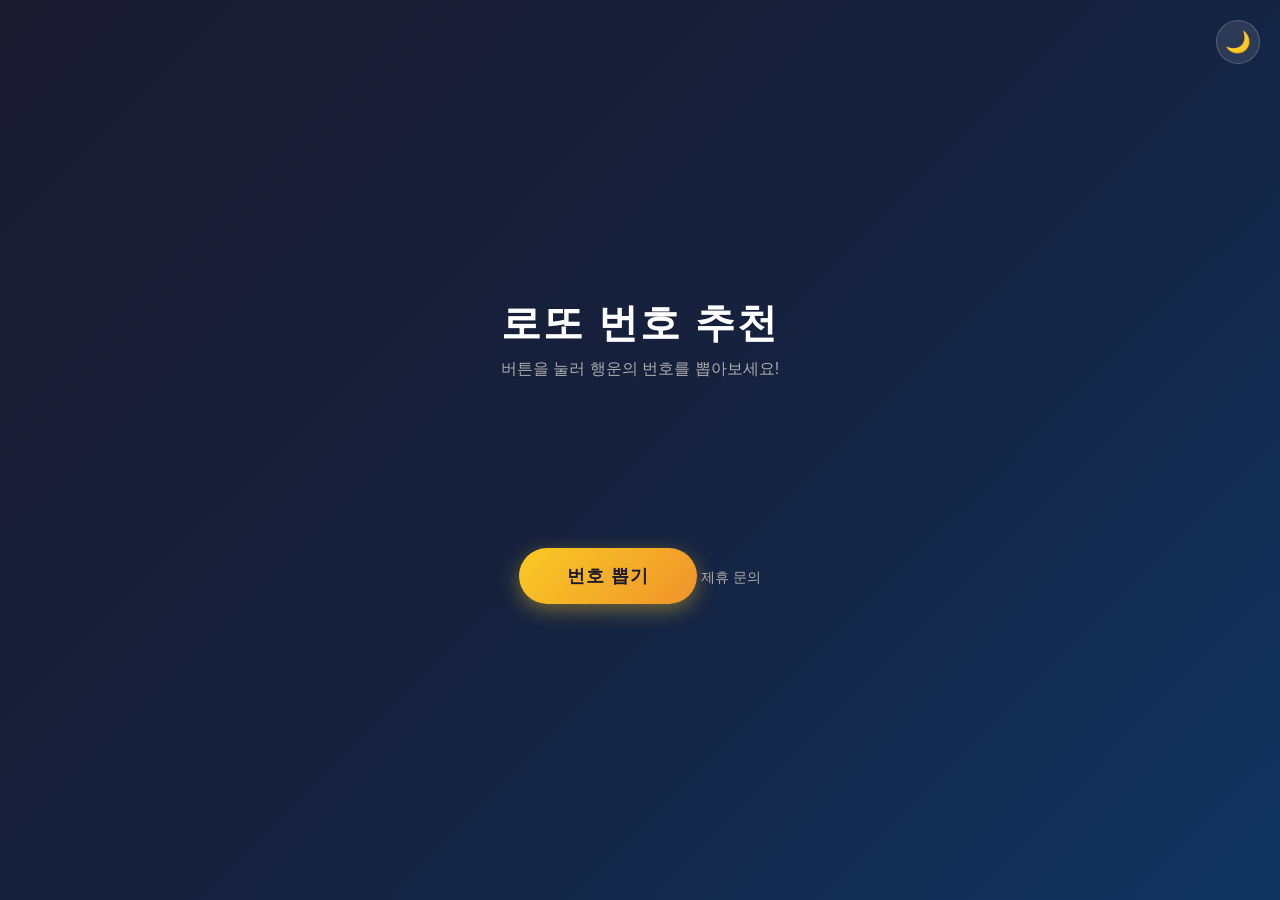
<file: index.html>
<!doctype html>
<html lang="ko" data-theme="dark">
<head>
  <meta charset="UTF-8" />
  <meta name="viewport" content="width=device-width, initial-scale=1.0" />
  <title>로또 번호 추천</title>
  <link href='/style.css' rel='stylesheet'>
</head>
<body>
  <button id="themeBtn" onclick="toggleTheme()" title="테마 변경">🌙</button>
  <div class="container">
    <h1>로또 번호 추천</h1>
    <p class="subtitle">버튼을 눌러 행운의 번호를 뽑아보세요!</p>
    <div id="numbers" class="numbers"></div>
    <button id="pickBtn" onclick="pickNumbers()">번호 뽑기</button>
    <a href="/contact.html" class="contact-link">제휴 문의</a>
  </div>
  <script defer type="text/javascript" src="/main.js"></script>
</body>
</html>
</file>
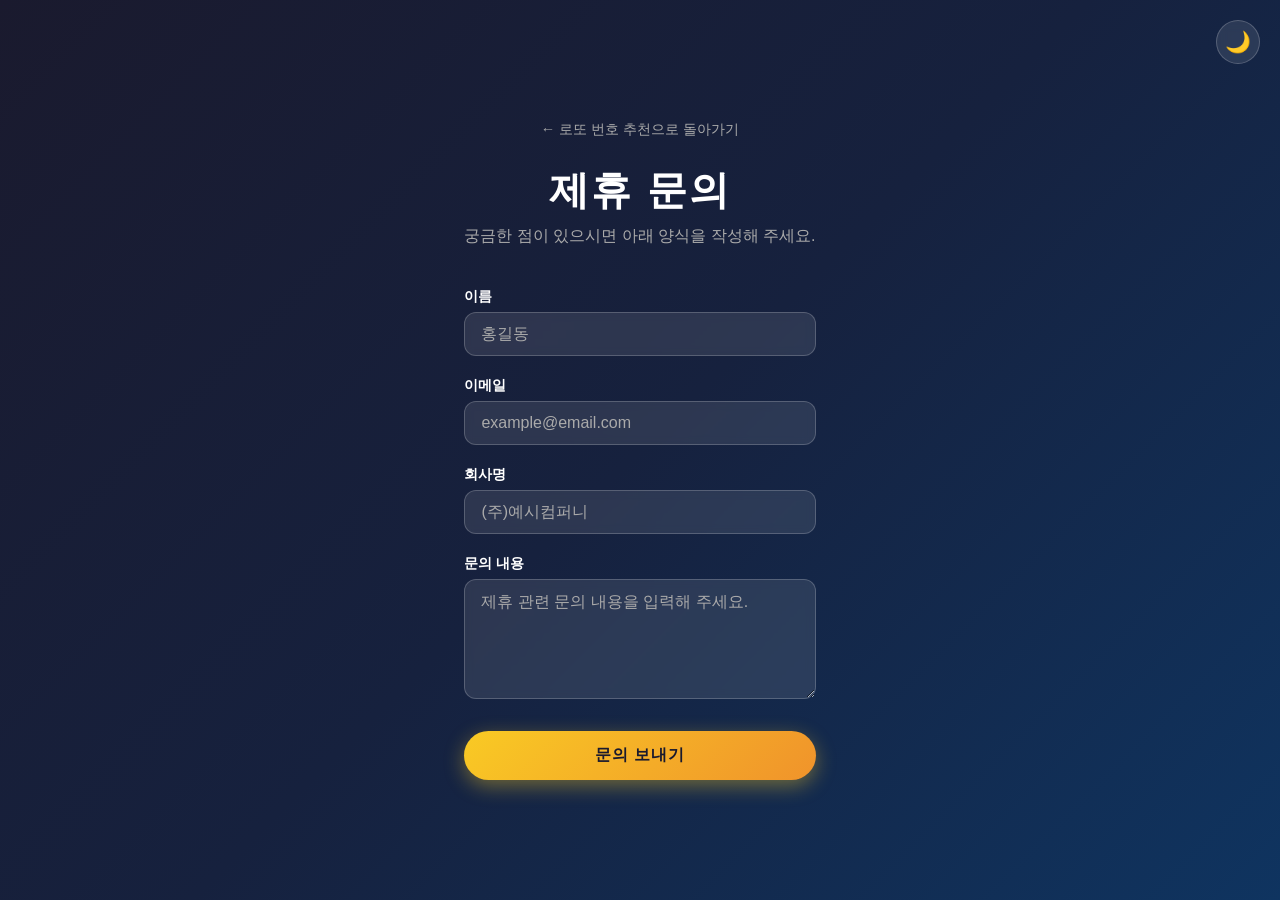
<file: contact.html>
<!doctype html>
<html lang="ko" data-theme="dark">
<head>
  <meta charset="UTF-8" />
  <meta name="viewport" content="width=device-width, initial-scale=1.0" />
  <title>제휴 문의 | 로또 번호 추천</title>
  <link href='/style.css' rel='stylesheet'>
  <link href='/contact.css' rel='stylesheet'>
</head>
<body>
  <button id="themeBtn" onclick="toggleTheme()" title="테마 변경">🌙</button>
  <div class="container">
    <a href="/" class="back-link">← 로또 번호 추천으로 돌아가기</a>
    <h1>제휴 문의</h1>
    <p class="subtitle">궁금한 점이 있으시면 아래 양식을 작성해 주세요.</p>

    <form id="contactForm" action="https://formspree.io/f/xojkwaqk" method="POST">
      <div class="field">
        <label for="name">이름</label>
        <input type="text" id="name" name="name" placeholder="홍길동" required />
      </div>
      <div class="field">
        <label for="email">이메일</label>
        <input type="email" id="email" name="email" placeholder="example@email.com" required />
      </div>
      <div class="field">
        <label for="company">회사명</label>
        <input type="text" id="company" name="company" placeholder="(주)예시컴퍼니" />
      </div>
      <div class="field">
        <label for="message">문의 내용</label>
        <textarea id="message" name="message" rows="5" placeholder="제휴 관련 문의 내용을 입력해 주세요." required></textarea>
      </div>
      <button type="submit" id="submitBtn">문의 보내기</button>
    </form>

    <div id="successMsg" class="success-msg" style="display:none;">
      문의가 성공적으로 접수되었습니다. 빠른 시일 내에 답변 드리겠습니다.
    </div>
  </div>
  <script defer src="/main.js"></script>
  <script>
    const form = document.getElementById('contactForm');
    const submitBtn = document.getElementById('submitBtn');
    const successMsg = document.getElementById('successMsg');

    form.addEventListener('submit', async (e) => {
      e.preventDefault();
      submitBtn.disabled = true;
      submitBtn.textContent = '전송 중...';

      const res = await fetch(form.action, {
        method: 'POST',
        body: new FormData(form),
        headers: { Accept: 'application/json' }
      });

      if (res.ok) {
        form.style.display = 'none';
        successMsg.style.display = 'block';
      } else {
        submitBtn.disabled = false;
        submitBtn.textContent = '문의 보내기';
        alert('전송 중 오류가 발생했습니다. 다시 시도해 주세요.');
      }
    });
  </script>
</body>
</html>
</file>
<file: style.css>
* {
  box-sizing: border-box;
  margin: 0;
  padding: 0;
}

/* ── 다크 모드 (기본) ── */
[data-theme="dark"] {
  --bg: linear-gradient(135deg, #1a1a2e, #16213e, #0f3460);
  --text: #ffffff;
  --subtitle: #aaaaaa;
  --theme-btn-bg: rgba(255,255,255,0.1);
  --theme-btn-color: #fff;
  --theme-btn-border: rgba(255,255,255,0.2);
}

/* ── 라이트 모드 ── */
[data-theme="light"] {
  --bg: linear-gradient(135deg, #e0eafc, #cfdef3, #a8c0ff);
  --text: #1a1a2e;
  --subtitle: #555555;
  --theme-btn-bg: rgba(0,0,0,0.08);
  --theme-btn-color: #1a1a2e;
  --theme-btn-border: rgba(0,0,0,0.15);
}

body {
  min-height: 100vh;
  display: flex;
  align-items: center;
  justify-content: center;
  background: var(--bg);
  font-family: 'Segoe UI', sans-serif;
  color: var(--text);
  transition: background 0.4s, color 0.4s;
}

/* ── 테마 토글 버튼 ── */
#themeBtn {
  position: fixed;
  top: 20px;
  right: 20px;
  width: 44px;
  height: 44px;
  border-radius: 50%;
  border: 1px solid var(--theme-btn-border);
  background: var(--theme-btn-bg);
  color: var(--theme-btn-color);
  font-size: 1.3rem;
  cursor: pointer;
  display: flex;
  align-items: center;
  justify-content: center;
  transition: background 0.3s, transform 0.2s;
  backdrop-filter: blur(6px);
}

#themeBtn:hover {
  transform: scale(1.1);
}

.container {
  text-align: center;
  padding: 40px;
}

h1 {
  font-size: 2.5rem;
  margin-bottom: 8px;
  letter-spacing: 2px;
  color: var(--text);
}

.subtitle {
  font-size: 1rem;
  color: var(--subtitle);
  margin-bottom: 40px;
}

.numbers {
  display: flex;
  gap: 16px;
  justify-content: center;
  margin-bottom: 48px;
  min-height: 80px;
  align-items: center;
}

.ball {
  width: 70px;
  height: 70px;
  border-radius: 50%;
  display: flex;
  align-items: center;
  justify-content: center;
  font-size: 1.5rem;
  font-weight: bold;
  color: #fff;
  box-shadow: 0 4px 15px rgba(0,0,0,0.3);
  animation: popIn 0.4s ease forwards;
  opacity: 0;
}

.ball:nth-child(1) { animation-delay: 0.0s; }
.ball:nth-child(2) { animation-delay: 0.1s; }
.ball:nth-child(3) { animation-delay: 0.2s; }
.ball:nth-child(4) { animation-delay: 0.3s; }
.ball:nth-child(5) { animation-delay: 0.4s; }
.ball:nth-child(6) { animation-delay: 0.5s; }

@keyframes popIn {
  0%   { transform: scale(0); opacity: 0; }
  70%  { transform: scale(1.15); opacity: 1; }
  100% { transform: scale(1); opacity: 1; }
}

/* 번호 구간별 색상 */
.range-1 { background: linear-gradient(145deg, #f9ca24, #f0932b); }
.range-2 { background: linear-gradient(145deg, #6ab04c, #badc58); }
.range-3 { background: linear-gradient(145deg, #eb4d4b, #ff7979); }
.range-4 { background: linear-gradient(145deg, #7c67ee, #a29bfe); }
.range-5 { background: linear-gradient(145deg, #74b9ff, #0984e3); }

#pickBtn {
  padding: 16px 48px;
  font-size: 1.1rem;
  font-weight: bold;
  letter-spacing: 1px;
  border: none;
  border-radius: 50px;
  background: linear-gradient(135deg, #f9ca24, #f0932b);
  color: #1a1a2e;
  cursor: pointer;
  box-shadow: 0 6px 20px rgba(249,202,36,0.4);
  transition: transform 0.1s, box-shadow 0.1s;
}

#pickBtn:hover {
  transform: translateY(-2px);
  box-shadow: 0 10px 25px rgba(249,202,36,0.5);
}

#pickBtn:active {
  transform: translateY(1px);
  box-shadow: 0 3px 10px rgba(249,202,36,0.3);
}

.contact-link {
  display: inline-block;
  margin-top: 20px;
  color: var(--subtitle);
  font-size: 0.9rem;
  text-decoration: none;
  border-bottom: 1px solid transparent;
  transition: color 0.2s, border-color 0.2s;
}

.contact-link:hover {
  color: var(--text);
  border-color: var(--text);
}
</file>
<file: contact.css>
.back-link {
  display: inline-block;
  margin-bottom: 24px;
  color: var(--subtitle);
  text-decoration: none;
  font-size: 0.9rem;
  transition: color 0.2s;
}

.back-link:hover {
  color: var(--text);
}

form {
  width: 100%;
  max-width: 480px;
  margin: 0 auto;
  text-align: left;
}

.field {
  margin-bottom: 20px;
}

.field label {
  display: block;
  font-size: 0.9rem;
  font-weight: 600;
  margin-bottom: 6px;
  color: var(--text);
}

.field input,
.field textarea {
  width: 100%;
  padding: 12px 16px;
  border-radius: 12px;
  border: 1px solid var(--theme-btn-border);
  background: var(--theme-btn-bg);
  color: var(--text);
  font-size: 1rem;
  font-family: inherit;
  outline: none;
  transition: border-color 0.2s, box-shadow 0.2s;
  backdrop-filter: blur(4px);
}

.field input::placeholder,
.field textarea::placeholder {
  color: var(--subtitle);
}

.field input:focus,
.field textarea:focus {
  border-color: #f9ca24;
  box-shadow: 0 0 0 3px rgba(249,202,36,0.2);
}

.field textarea {
  resize: vertical;
  min-height: 120px;
}

#submitBtn {
  width: 100%;
  padding: 14px;
  font-size: 1rem;
  font-weight: bold;
  letter-spacing: 1px;
  border: none;
  border-radius: 50px;
  background: linear-gradient(135deg, #f9ca24, #f0932b);
  color: #1a1a2e;
  cursor: pointer;
  box-shadow: 0 6px 20px rgba(249,202,36,0.4);
  transition: transform 0.1s, box-shadow 0.1s;
  margin-top: 8px;
}

#submitBtn:hover:not(:disabled) {
  transform: translateY(-2px);
  box-shadow: 0 10px 25px rgba(249,202,36,0.5);
}

#submitBtn:disabled {
  opacity: 0.6;
  cursor: not-allowed;
}

.success-msg {
  max-width: 480px;
  margin: 40px auto 0;
  padding: 24px;
  border-radius: 16px;
  background: rgba(106,176,76,0.15);
  border: 1px solid rgba(106,176,76,0.4);
  color: #6ab04c;
  font-size: 1rem;
  line-height: 1.6;
  text-align: center;
}
</file>
